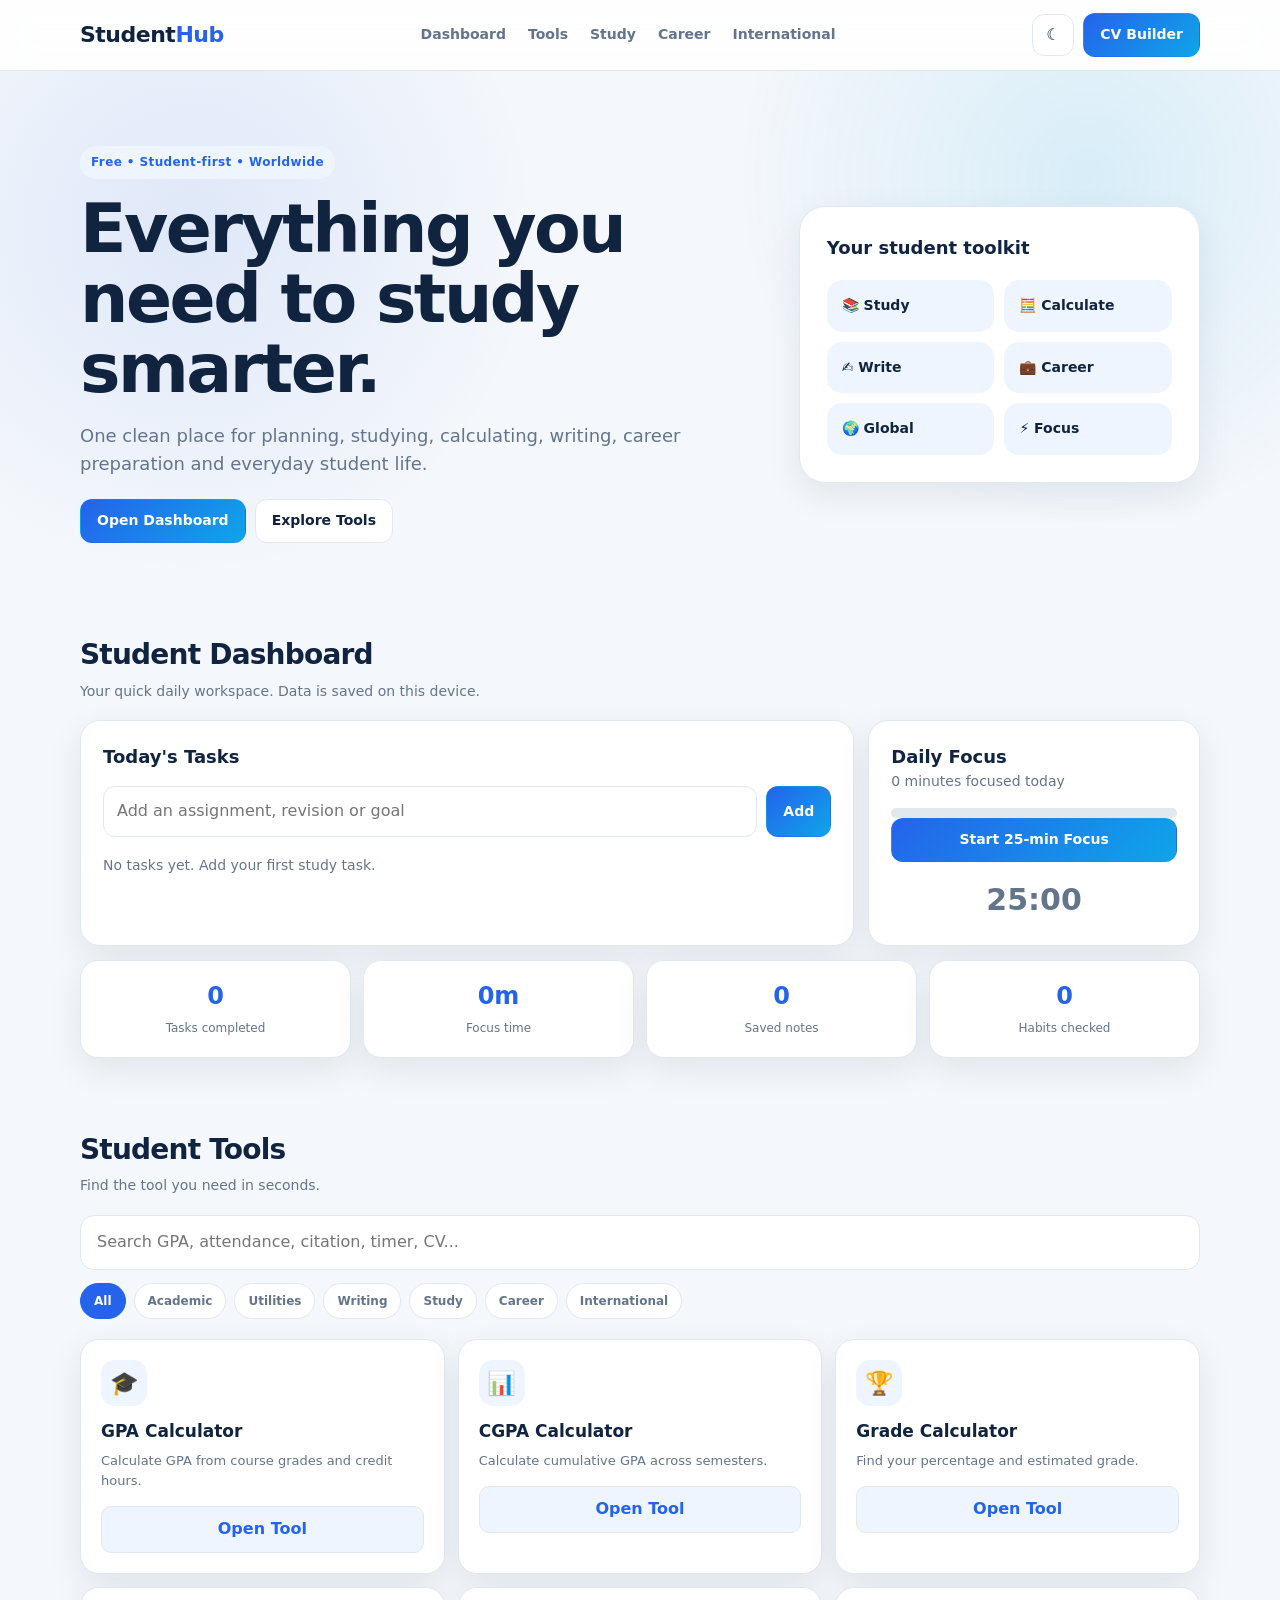
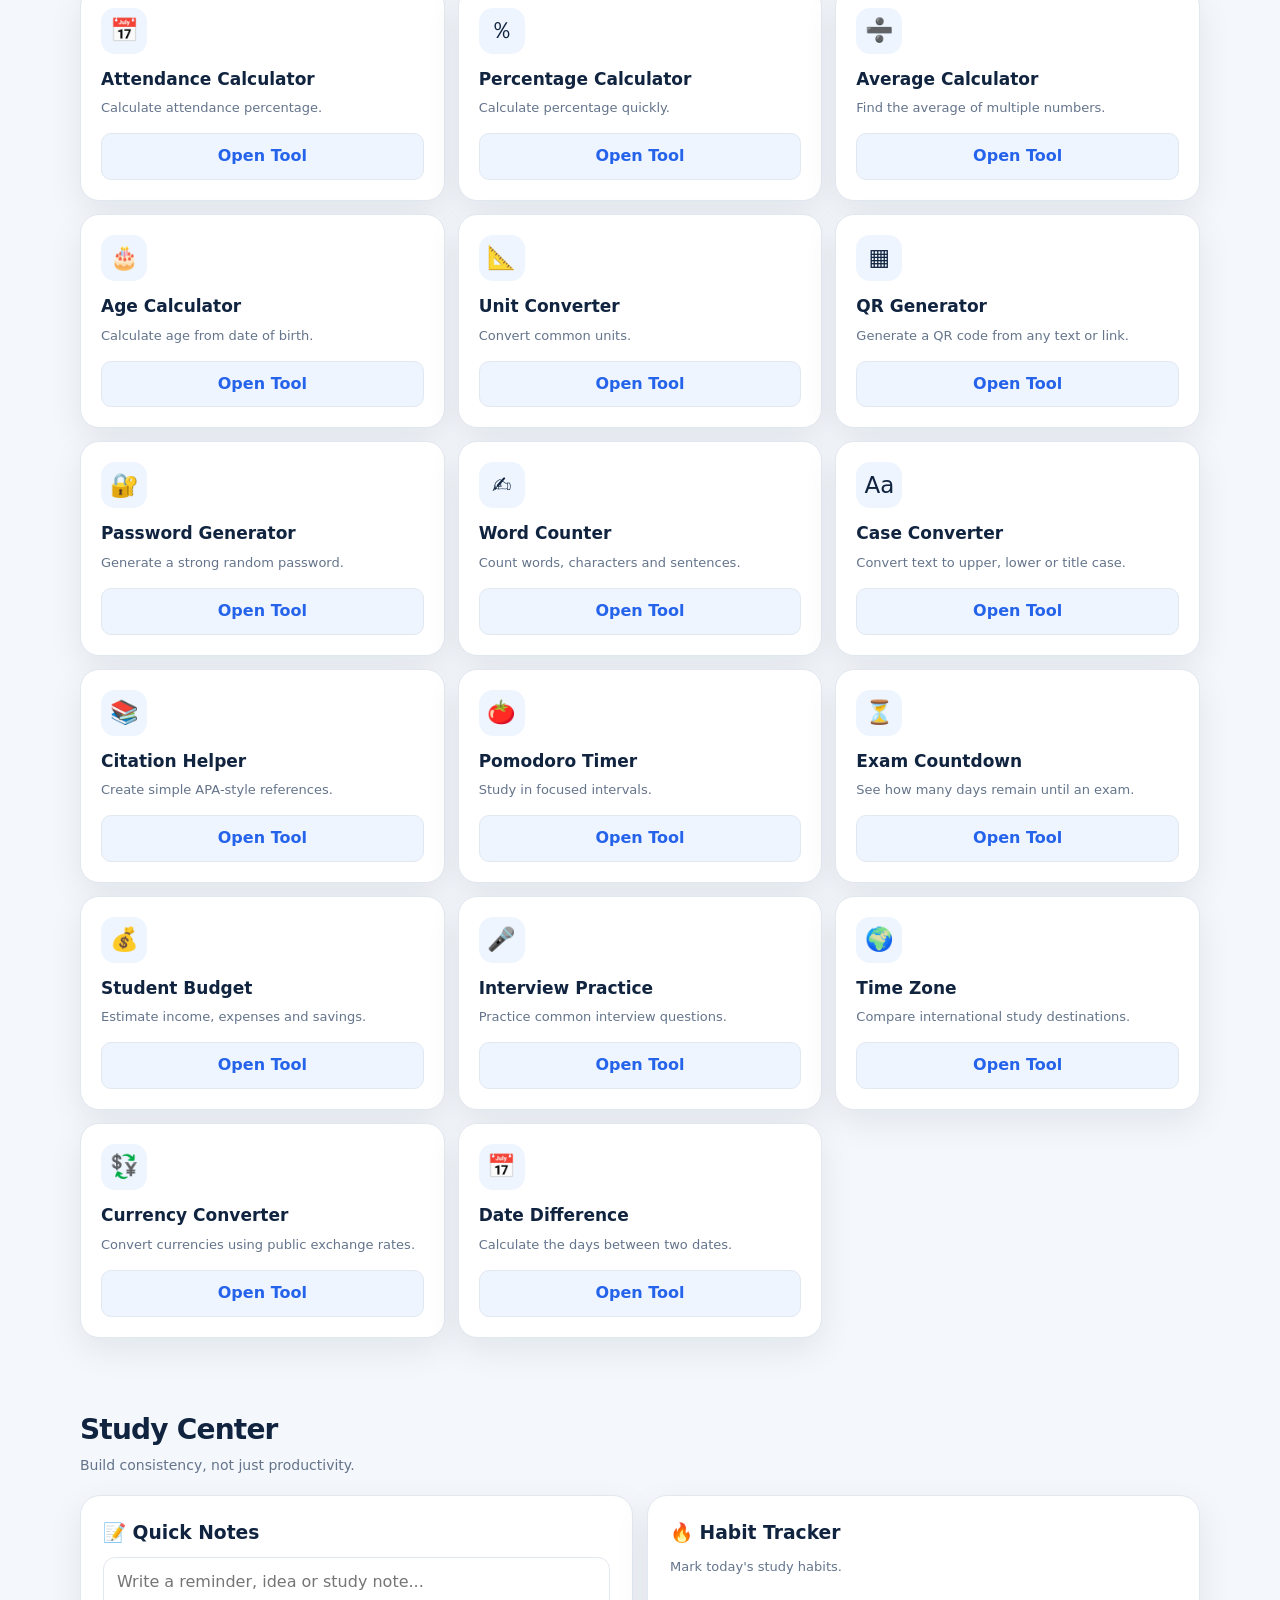
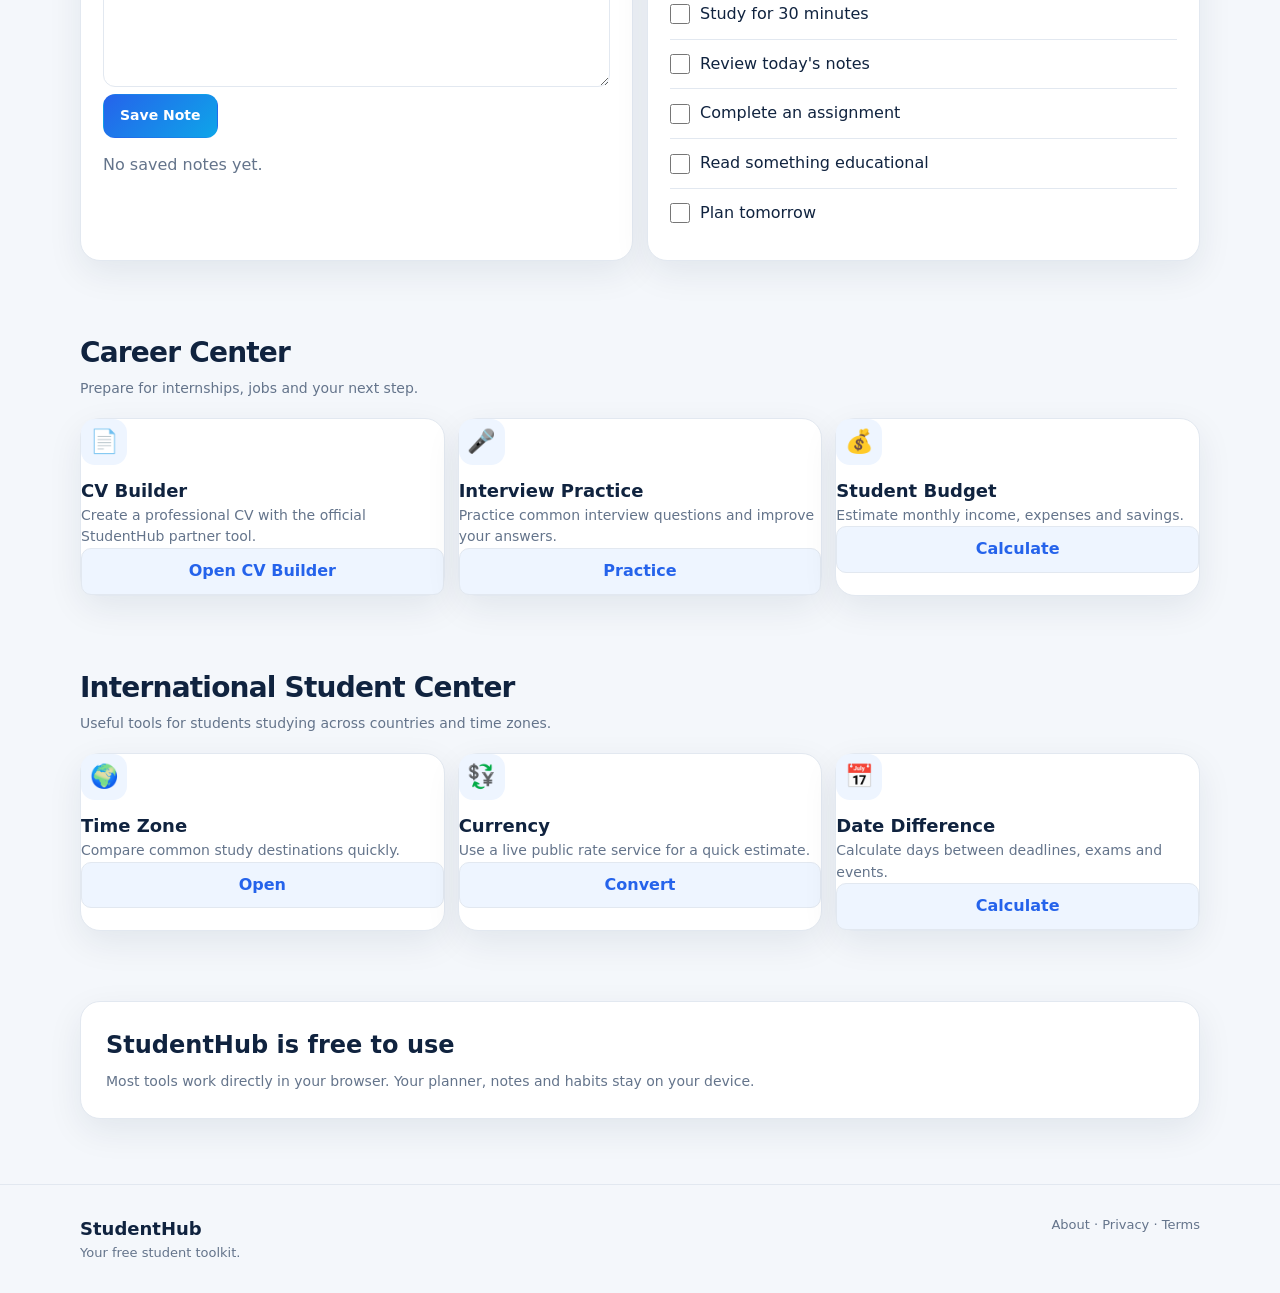
<file: index.html>
<!doctype html>
<html lang="en">
<head>
<meta charset="utf-8">
<meta name="viewport" content="width=device-width,initial-scale=1">

<title>StudentHub — Your Free Student Toolkit</title>

<meta name="description"
content="StudentHub is a free all-in-one toolkit for students: study planner, focus timer, GPA, attendance, writing, career, international and productivity tools.">

<meta name="robots" content="index,follow">

<link rel="canonical" href="https://studenthub-two-ruddy.vercel.app/">

<meta property="og:title" content="StudentHub — Your Free Student Toolkit">
<meta property="og:description"
content="Free tools for studying, planning, writing, career preparation and everyday student life.">
<meta property="og:type" content="website">
<meta property="og:url" content="https://studenthub-two-ruddy.vercel.app/">

<link rel="manifest" href="manifest.json">
<link rel="icon" href="favicon.svg" type="image/svg+xml">

<link rel="stylesheet" href="style.css">
</head>

<body>

<header>
<div class="container nav">

<a class="brand" href="#">
Student<span>Hub</span>
</a>

<nav>
<a href="#dashboard">Dashboard</a>
<a href="#tools">Tools</a>
<a href="#study">Study</a>
<a href="#career">Career</a>
<a href="#international">International</a>
</nav>

<div class="actions">

<button class="icon-btn" id="theme" aria-label="Toggle theme">
☾
</button>

<a class="btn primary"
href="https://cv-builder-xi-one.vercel.app/"
target="_blank"
rel="noopener">
CV Builder
</a>

</div>
</div>
</header>


<main>

<!-- HERO -->

<section class="hero">

<div class="container hero-grid">

<div>

<div class="eyebrow">
Free • Student-first • Worldwide
</div>

<h1>
Everything you need to study smarter.
</h1>

<p>
One clean place for planning, studying, calculating, writing,
career preparation and everyday student life.
</p>

<div class="hero-buttons">

<a class="btn primary" href="#dashboard">
Open Dashboard
</a>

<a class="btn" href="#tools">
Explore Tools
</a>

</div>

</div>


<div class="hero-card">

<strong>Your student toolkit</strong>

<div class="mini-grid">

<div class="mini">📚 Study</div>
<div class="mini">🧮 Calculate</div>
<div class="mini">✍️ Write</div>
<div class="mini">💼 Career</div>
<div class="mini">🌍 Global</div>
<div class="mini">⚡ Focus</div>

</div>

</div>

</div>

</section>


<!-- DASHBOARD -->

<section class="section" id="dashboard">

<div class="container">

<div class="section-head">

<div>

<h2>Student Dashboard</h2>

<p>
Your quick daily workspace. Data is saved on this device.
</p>

</div>

</div>


<div class="dashboard">


<div class="card dash-main">

<h3>Today's Tasks</h3>

<div class="task-row">

<input
id="taskInput"
class="field"
placeholder="Add an assignment, revision or goal"
>

<button class="btn primary" id="addTask">
Add
</button>

</div>

<div id="tasks"></div>

</div>


<div class="card dash-side">

<h3>Daily Focus</h3>

<p id="focusText">
0 minutes focused today
</p>

<div class="progress">
<i id="focusBar"></i>
</div>

<button
class="btn primary full"
id="focusStart">
Start 25-min Focus
</button>

<p id="focusTimer" class="focus-timer">
25:00
</p>

</div>

</div>


<div class="stats">

<div class="stat">
<b id="taskStat">0</b>
<span>Tasks completed</span>
</div>

<div class="stat">
<b id="studyStat">0m</b>
<span>Focus time</span>
</div>

<div class="stat">
<b id="noteStat">0</b>
<span>Saved notes</span>
</div>

<div class="stat">
<b id="habitStat">0</b>
<span>Habits checked</span>
</div>

</div>

</div>

</section>


<!-- TOOLS -->

<section class="section" id="tools">

<div class="container">

<div class="section-head">

<div>

<h2>Student Tools</h2>

<p>
Find the tool you need in seconds.
</p>

</div>

</div>


<input
class="search"
id="search"
placeholder="Search GPA, attendance, citation, timer, CV..."
>


<div class="filters" id="filters"></div>

<div class="grid" id="toolGrid"></div>

</div>

</section>


<!-- STUDY -->

<section class="section" id="study">

<div class="container">

<div class="section-head">

<div>

<h2>Study Center</h2>

<p>
Build consistency, not just productivity.
</p>

</div>

</div>


<div class="tool-area">


<div class="tool-panel">

<h3>📝 Quick Notes</h3>

<textarea
id="notes"
class="field"
placeholder="Write a reminder, idea or study note..."
></textarea>

<button
class="btn primary"
id="saveNote">
Save Note
</button>

<div id="noteList"></div>

</div>


<div class="tool-panel">

<h3>🔥 Habit Tracker</h3>

<p>
Mark today's study habits.
</p>

<div id="habits"></div>

</div>


</div>

</div>

</section>


<!-- CAREER -->

<section class="section" id="career">

<div class="container">

<div class="section-head">

<div>

<h2>Career Center</h2>

<p>
Prepare for internships, jobs and your next step.
</p>

</div>

</div>


<div class="grid">


<div class="card">

<div class="tool-icon">📄</div>

<h3>CV Builder</h3>

<p>
Create a professional CV with the official StudentHub partner tool.
</p>

<a
class="tool-btn"
href="https://cv-builder-xi-one.vercel.app/"
target="_blank"
rel="noopener">
Open CV Builder
</a>

</div>


<div class="card">

<div class="tool-icon">🎤</div>

<h3>Interview Practice</h3>

<p>
Practice common interview questions and improve your answers.
</p>

<button
class="tool-btn"
onclick="openTool('interview')">
Practice
</button>

</div>


<div class="card">

<div class="tool-icon">💰</div>

<h3>Student Budget</h3>

<p>
Estimate monthly income, expenses and savings.
</p>

<button
class="tool-btn"
onclick="openTool('budget')">
Calculate
</button>

</div>


</div>

</div>

</section>


<!-- INTERNATIONAL -->

<section class="section" id="international">

<div class="container">

<div class="section-head">

<div>

<h2>International Student Center</h2>

<p>
Useful tools for students studying across countries and time zones.
</p>

</div>

</div>


<div class="grid">


<div class="card">

<div class="tool-icon">🌍</div>

<h3>Time Zone</h3>

<p>
Compare common study destinations quickly.
</p>

<button
class="tool-btn"
onclick="openTool('timezone')">
Open
</button>

</div>


<div class="card">

<div class="tool-icon">💱</div>

<h3>Currency</h3>

<p>
Use a live public rate service for a quick estimate.
</p>

<button
class="tool-btn"
onclick="openTool('currency')">
Convert
</button>

</div>


<div class="card">

<div class="tool-icon">📅</div>

<h3>Date Difference</h3>

<p>
Calculate days between deadlines, exams and events.
</p>

<button
class="tool-btn"
onclick="openTool('date')">
Calculate
</button>

</div>


</div>

</div>

</section>


<section class="section">

<div class="container">

<div class="card final-card">

<h2>
StudentHub is free to use
</h2>

<p>
Most tools work directly in your browser. Your planner,
notes and habits stay on your device.
</p>

</div>

</div>

</section>

</main>


<footer>

<div class="container footer-grid">

<div>

<strong>StudentHub</strong>

<div>
Your free student toolkit.
</div>

</div>

<div>

<a href="about.html">About</a>
·
<a href="privacy.html">Privacy</a>
·
<a href="terms.html">Terms</a>

</div>

</div>

</footer>


<!-- TOOL MODAL -->

<div class="modal" id="modal">

<div class="sheet">

<div class="sheet-top">

<h2 id="modalTitle">
Tool
</h2>

<button
class="close"
onclick="closeTool()">
✕
</button>

</div>

<div id="modalBody"></div>

</div>

</div>


<script src="app.js"></script>

</body>
</html>
</file>
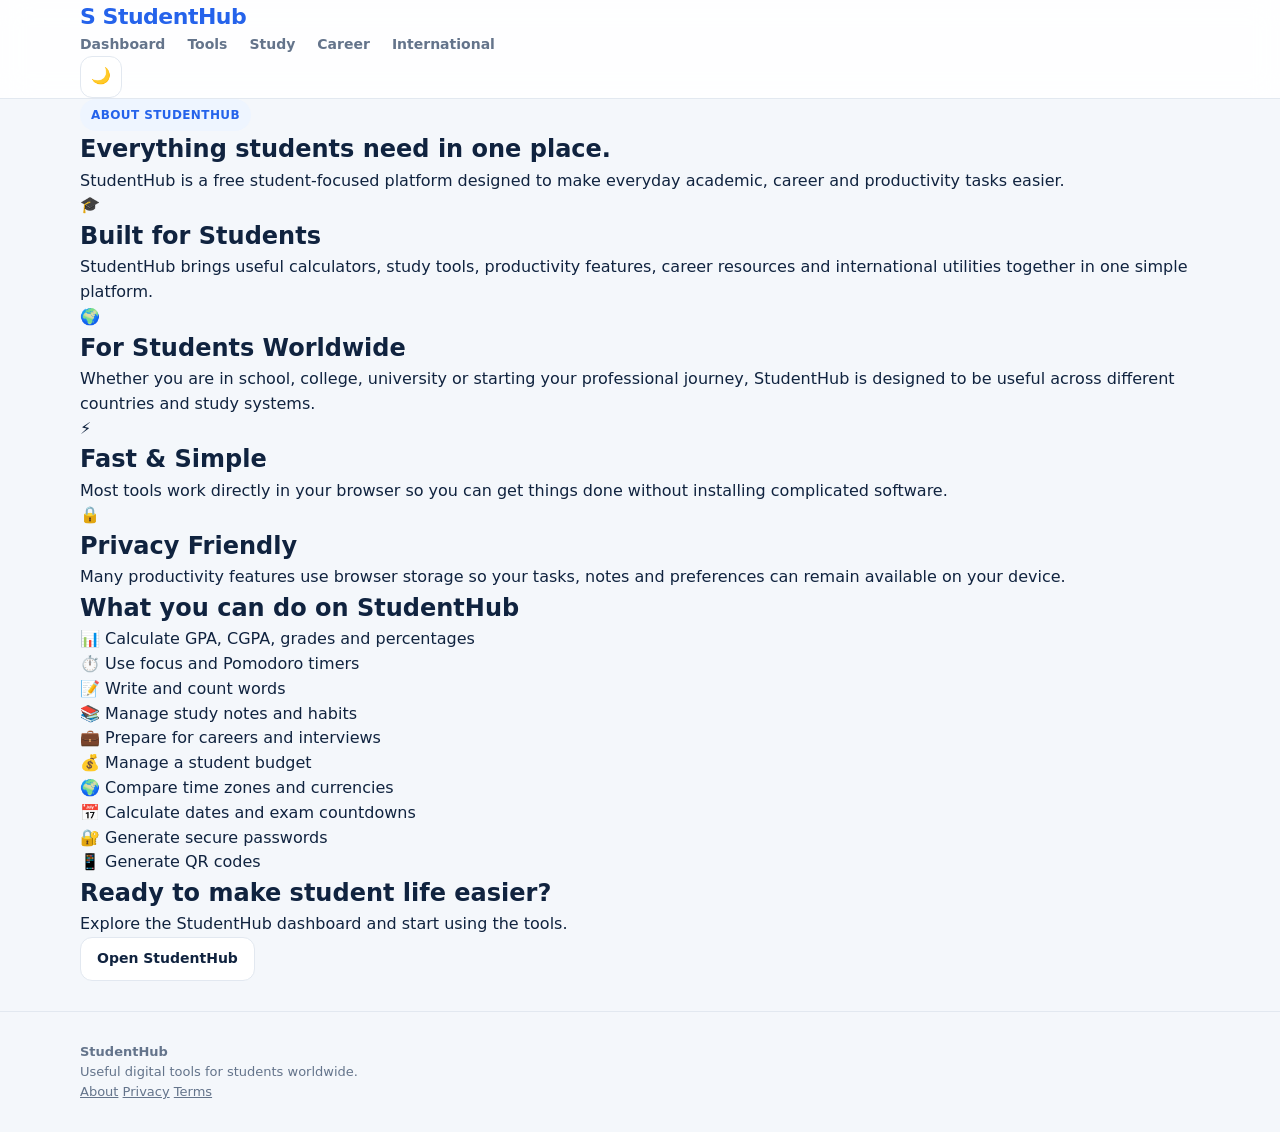
<file: about.html>
<!DOCTYPE html>
<html lang="en">
<head>
  <meta charset="UTF-8">
  <meta name="viewport" content="width=device-width, initial-scale=1.0">
  <meta name="description" content="Learn about StudentHub, a free online student toolkit designed for students worldwide.">
  <title>About StudentHub</title>
  <link rel="icon" href="favicon.svg">
  <link rel="stylesheet" href="style.css">
</head>

<body>

<header class="site-header">
  <div class="container nav-wrap">
    <a href="index.html" class="brand">
      <span class="brand-icon">S</span>
      <span>StudentHub</span>
    </a>

    <nav class="nav-links">
      <a href="index.html">Dashboard</a>
      <a href="index.html#tools">Tools</a>
      <a href="index.html#study">Study</a>
      <a href="index.html#career">Career</a>
      <a href="index.html#international">International</a>
    </nav>

    <button id="themeToggle" class="icon-btn" aria-label="Toggle theme">🌙</button>
  </div>
</header>

<main class="container page-content">

  <section class="page-hero">
    <span class="eyebrow">ABOUT STUDENTHUB</span>
    <h1>Everything students need in one place.</h1>
    <p>
      StudentHub is a free student-focused platform designed to make everyday
      academic, career and productivity tasks easier.
    </p>
  </section>

  <section class="info-grid">

    <article class="info-card">
      <div class="info-icon">🎓</div>
      <h2>Built for Students</h2>
      <p>
        StudentHub brings useful calculators, study tools, productivity
        features, career resources and international utilities together in
        one simple platform.
      </p>
    </article>

    <article class="info-card">
      <div class="info-icon">🌍</div>
      <h2>For Students Worldwide</h2>
      <p>
        Whether you are in school, college, university or starting your
        professional journey, StudentHub is designed to be useful across
        different countries and study systems.
      </p>
    </article>

    <article class="info-card">
      <div class="info-icon">⚡</div>
      <h2>Fast & Simple</h2>
      <p>
        Most tools work directly in your browser so you can get things done
        without installing complicated software.
      </p>
    </article>

    <article class="info-card">
      <div class="info-icon">🔒</div>
      <h2>Privacy Friendly</h2>
      <p>
        Many productivity features use browser storage so your tasks, notes
        and preferences can remain available on your device.
      </p>
    </article>

  </section>

  <section class="content-section">
    <h2>What you can do on StudentHub</h2>

    <div class="feature-list">
      <div>📊 Calculate GPA, CGPA, grades and percentages</div>
      <div>⏱️ Use focus and Pomodoro timers</div>
      <div>📝 Write and count words</div>
      <div>📚 Manage study notes and habits</div>
      <div>💼 Prepare for careers and interviews</div>
      <div>💰 Manage a student budget</div>
      <div>🌍 Compare time zones and currencies</div>
      <div>📅 Calculate dates and exam countdowns</div>
      <div>🔐 Generate secure passwords</div>
      <div>📱 Generate QR codes</div>
    </div>
  </section>

  <section class="cta-card">
    <h2>Ready to make student life easier?</h2>
    <p>Explore the StudentHub dashboard and start using the tools.</p>
    <a href="index.html" class="btn btn-primary">Open StudentHub</a>
  </section>

</main>

<footer class="site-footer">
  <div class="container footer-inner">
    <div>
      <strong>StudentHub</strong>
      <p>Useful digital tools for students worldwide.</p>
    </div>

    <div class="footer-links">
      <a href="about.html">About</a>
      <a href="privacy.html">Privacy</a>
      <a href="terms.html">Terms</a>
    </div>
  </div>
</footer>

<script>
const savedTheme = localStorage.getItem("studenthub_theme");

if (savedTheme === "dark") {
  document.body.classList.add("dark");
}

const themeButton = document.getElementById("themeToggle");

if (themeButton) {
  themeButton.textContent =
    document.body.classList.contains("dark") ? "☀️" : "🌙";

  themeButton.addEventListener("click", () => {
    document.body.classList.toggle("dark");

    const dark = document.body.classList.contains("dark");

    localStorage.setItem(
      "studenthub_theme",
      dark ? "dark" : "light"
    );

    themeButton.textContent = dark ? "☀️" : "🌙";
  });
}
</script>

</body>
  </html>
</file>
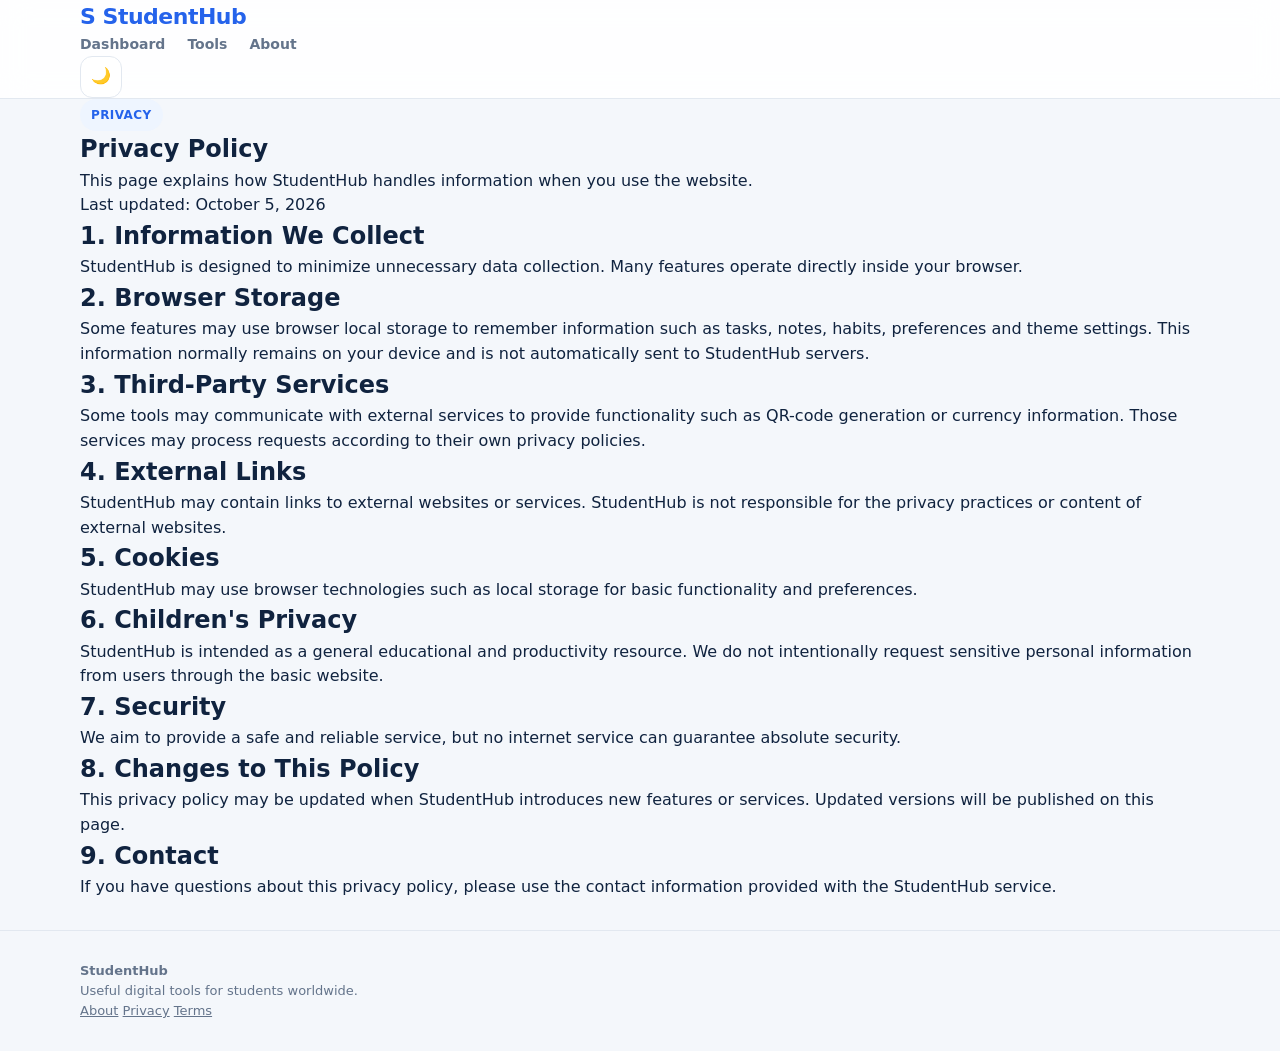
<file: privacy.html>
<!DOCTYPE html>
<html lang="en">
<head>
  <meta charset="UTF-8">
  <meta name="viewport" content="width=device-width, initial-scale=1.0">
  <meta name="description" content="StudentHub privacy policy.">
  <title>Privacy Policy - StudentHub</title>
  <link rel="icon" href="favicon.svg">
  <link rel="stylesheet" href="style.css">
</head>

<body>

<header class="site-header">
  <div class="container nav-wrap">
    <a href="index.html" class="brand">
      <span class="brand-icon">S</span>
      <span>StudentHub</span>
    </a>

    <nav class="nav-links">
      <a href="index.html">Dashboard</a>
      <a href="index.html#tools">Tools</a>
      <a href="about.html">About</a>
    </nav>

    <button id="themeToggle" class="icon-btn">🌙</button>
  </div>
</header>

<main class="container page-content">

  <section class="page-hero">
    <span class="eyebrow">PRIVACY</span>
    <h1>Privacy Policy</h1>
    <p>
      This page explains how StudentHub handles information when you use
      the website.
    </p>
  </section>

  <article class="legal-card">

    <p class="legal-updated">
      Last updated: October 5, 2026
    </p>

    <h2>1. Information We Collect</h2>
    <p>
      StudentHub is designed to minimize unnecessary data collection.
      Many features operate directly inside your browser.
    </p>

    <h2>2. Browser Storage</h2>
    <p>
      Some features may use browser local storage to remember information
      such as tasks, notes, habits, preferences and theme settings.
      This information normally remains on your device and is not
      automatically sent to StudentHub servers.
    </p>

    <h2>3. Third-Party Services</h2>
    <p>
      Some tools may communicate with external services to provide
      functionality such as QR-code generation or currency information.
      Those services may process requests according to their own privacy
      policies.
    </p>

    <h2>4. External Links</h2>
    <p>
      StudentHub may contain links to external websites or services.
      StudentHub is not responsible for the privacy practices or content
      of external websites.
    </p>

    <h2>5. Cookies</h2>
    <p>
      StudentHub may use browser technologies such as local storage for
      basic functionality and preferences.
    </p>

    <h2>6. Children's Privacy</h2>
    <p>
      StudentHub is intended as a general educational and productivity
      resource. We do not intentionally request sensitive personal
      information from users through the basic website.
    </p>

    <h2>7. Security</h2>
    <p>
      We aim to provide a safe and reliable service, but no internet
      service can guarantee absolute security.
    </p>

    <h2>8. Changes to This Policy</h2>
    <p>
      This privacy policy may be updated when StudentHub introduces new
      features or services. Updated versions will be published on this page.
    </p>

    <h2>9. Contact</h2>
    <p>
      If you have questions about this privacy policy, please use the
      contact information provided with the StudentHub service.
    </p>

  </article>

</main>

<footer class="site-footer">
  <div class="container footer-inner">
    <div>
      <strong>StudentHub</strong>
      <p>Useful digital tools for students worldwide.</p>
    </div>

    <div class="footer-links">
      <a href="about.html">About</a>
      <a href="privacy.html">Privacy</a>
      <a href="terms.html">Terms</a>
    </div>
  </div>
</footer>

<script>
const savedTheme = localStorage.getItem("studenthub_theme");

if (savedTheme === "dark") {
  document.body.classList.add("dark");
}

const button = document.getElementById("themeToggle");

button.textContent =
  document.body.classList.contains("dark") ? "☀️" : "🌙";

button.onclick = () => {
  document.body.classList.toggle("dark");

  const dark = document.body.classList.contains("dark");

  localStorage.setItem(
    "studenthub_theme",
    dark ? "dark" : "light"
  );

  button.textContent = dark ? "☀️" : "🌙";
};
</script>

</body>
</html>
</file>
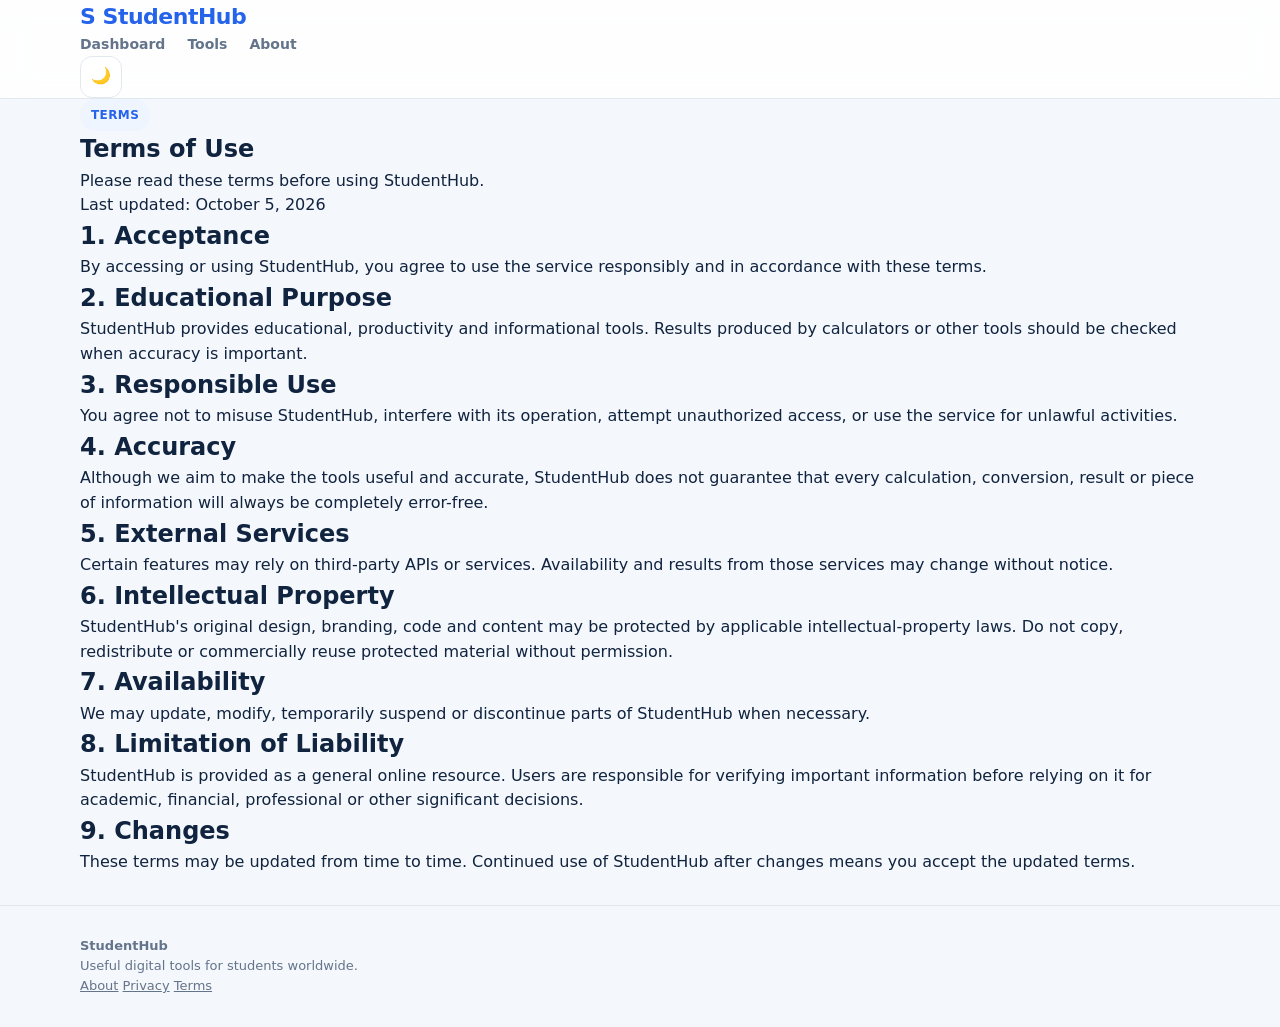
<file: terms.html>
<!DOCTYPE html>
<html lang="en">
<head>
  <meta charset="UTF-8">
  <meta name="viewport" content="width=device-width, initial-scale=1.0">
  <meta name="description" content="StudentHub terms of use.">
  <title>Terms of Use - StudentHub</title>
  <link rel="icon" href="favicon.svg">
  <link rel="stylesheet" href="style.css">
</head>

<body>

<header class="site-header">
  <div class="container nav-wrap">
    <a href="index.html" class="brand">
      <span class="brand-icon">S</span>
      <span>StudentHub</span>
    </a>

    <nav class="nav-links">
      <a href="index.html">Dashboard</a>
      <a href="index.html#tools">Tools</a>
      <a href="about.html">About</a>
    </nav>

    <button id="themeToggle" class="icon-btn">🌙</button>
  </div>
</header>

<main class="container page-content">

  <section class="page-hero">
    <span class="eyebrow">TERMS</span>
    <h1>Terms of Use</h1>
    <p>
      Please read these terms before using StudentHub.
    </p>
  </section>

  <article class="legal-card">

    <p class="legal-updated">
      Last updated: October 5, 2026
    </p>

    <h2>1. Acceptance</h2>
    <p>
      By accessing or using StudentHub, you agree to use the service
      responsibly and in accordance with these terms.
    </p>

    <h2>2. Educational Purpose</h2>
    <p>
      StudentHub provides educational, productivity and informational
      tools. Results produced by calculators or other tools should be
      checked when accuracy is important.
    </p>

    <h2>3. Responsible Use</h2>
    <p>
      You agree not to misuse StudentHub, interfere with its operation,
      attempt unauthorized access, or use the service for unlawful
      activities.
    </p>

    <h2>4. Accuracy</h2>
    <p>
      Although we aim to make the tools useful and accurate, StudentHub
      does not guarantee that every calculation, conversion, result or
      piece of information will always be completely error-free.
    </p>

    <h2>5. External Services</h2>
    <p>
      Certain features may rely on third-party APIs or services.
      Availability and results from those services may change without
      notice.
    </p>

    <h2>6. Intellectual Property</h2>
    <p>
      StudentHub's original design, branding, code and content may be
      protected by applicable intellectual-property laws. Do not copy,
      redistribute or commercially reuse protected material without
      permission.
    </p>

    <h2>7. Availability</h2>
    <p>
      We may update, modify, temporarily suspend or discontinue parts of
      StudentHub when necessary.
    </p>

    <h2>8. Limitation of Liability</h2>
    <p>
      StudentHub is provided as a general online resource. Users are
      responsible for verifying important information before relying on
      it for academic, financial, professional or other significant
      decisions.
    </p>

    <h2>9. Changes</h2>
    <p>
      These terms may be updated from time to time. Continued use of
      StudentHub after changes means you accept the updated terms.
    </p>

  </article>

</main>

<footer class="site-footer">
  <div class="container footer-inner">
    <div>
      <strong>StudentHub</strong>
      <p>Useful digital tools for students worldwide.</p>
    </div>

    <div class="footer-links">
      <a href="about.html">About</a>
      <a href="privacy.html">Privacy</a>
      <a href="terms.html">Terms</a>
    </div>
  </div>
</footer>

<script>
const savedTheme = localStorage.getItem("studenthub_theme");

if (savedTheme === "dark") {
  document.body.classList.add("dark");
}

const button = document.getElementById("themeToggle");

button.textContent =
  document.body.classList.contains("dark") ? "☀️" : "🌙";

button.onclick = () => {
  document.body.classList.toggle("dark");

  const dark = document.body.classList.contains("dark");

  localStorage.setItem(
    "studenthub_theme",
    dark ? "dark" : "light"
  );

  button.textContent = dark ? "☀️" : "🌙";
};
</script>

</body>
</html>
</file>
<file: style.css>
:root{
  --bg:#f4f7fb;
  --surface:#ffffff;
  --text:#10233f;
  --muted:#64748b;
  --primary:#2563eb;
  --primary2:#0ea5e9;
  --border:#e2e8f0;
  --soft:#eef5ff;
  --danger:#ef4444;
  --success:#16a34a;
  --warning:#f59e0b;
  --shadow:0 12px 35px rgba(15,35,65,.08);
}

body.dark{
  --bg:#08111f;
  --surface:#101c2e;
  --text:#f1f5f9;
  --muted:#9aa9bc;
  --border:#223149;
  --soft:#122541;
  --shadow:0 15px 40px rgba(0,0,0,.25);
}

*{
  box-sizing:border-box;
  margin:0;
  padding:0;
}

html{
  scroll-behavior:smooth;
}

body{
  font-family:
  Inter,
  ui-sans-serif,
  system-ui,
  -apple-system,
  BlinkMacSystemFont,
  "Segoe UI",
  Arial,
  sans-serif;

  background:var(--bg);
  color:var(--text);
  line-height:1.55;
  min-height:100vh;
  transition:.25s ease;
}

button,
input,
textarea,
select{
  font:inherit;
}

button{
  cursor:pointer;
}

a{
  color:inherit;
}

.container{
  width:min(1120px,calc(100% - 32px));
  margin:auto;
}


/* HEADER */

header{
  position:sticky;
  top:0;
  z-index:100;

  background:rgba(255,255,255,.88);
  border-bottom:1px solid var(--border);

  backdrop-filter:blur(15px);
}

body.dark header{
  background:rgba(8,17,31,.88);
}

.nav{
  min-height:70px;

  display:flex;
  align-items:center;
  justify-content:space-between;

  gap:20px;
}

.brand{
  text-decoration:none;
  font-size:22px;
  font-weight:900;
  letter-spacing:-.5px;
}

.brand span{
  color:var(--primary);
}

nav{
  display:flex;
  align-items:center;
  gap:22px;
}

nav a{
  text-decoration:none;
  color:var(--muted);
  font-size:14px;
  font-weight:700;
}

nav a:hover{
  color:var(--primary);
}

.actions{
  display:flex;
  align-items:center;
  gap:9px;
}

.icon-btn{
  width:42px;
  height:42px;

  border:1px solid var(--border);
  border-radius:12px;

  background:var(--surface);
  color:var(--text);
}


/* BUTTONS */

.btn{
  display:inline-flex;
  align-items:center;
  justify-content:center;

  min-height:42px;

  padding:10px 16px;

  border:1px solid var(--border);
  border-radius:12px;

  background:var(--surface);
  color:var(--text);

  text-decoration:none;

  font-weight:800;
  font-size:14px;

  transition:.2s ease;
}

.btn:hover{
  transform:translateY(-1px);
  box-shadow:0 8px 20px rgba(37,99,235,.12);
}

.btn.primary{
  border-color:transparent;
  color:#fff;
  background:linear-gradient(135deg,var(--primary),var(--primary2));
}

.full{
  width:100%;
}


/* HERO */

.hero{
  padding:75px 0 55px;

  background:
  radial-gradient(circle at 85% 20%,
  rgba(14,165,233,.12),
  transparent 30%),
  radial-gradient(circle at 15% 30%,
  rgba(37,99,235,.10),
  transparent 30%);
}

.hero-grid{
  display:grid;
  grid-template-columns:1.25fr .75fr;
  align-items:center;
  gap:50px;
}

.eyebrow{
  display:inline-block;

  padding:7px 11px;

  border-radius:999px;

  background:var(--soft);
  color:var(--primary);

  font-size:12px;
  font-weight:900;
  letter-spacing:.4px;
}

.hero h1{
  margin-top:15px;

  max-width:750px;

  font-size:clamp(38px,6vw,68px);

  line-height:1.03;
  letter-spacing:-2.5px;
}

.hero p{
  max-width:650px;

  margin-top:18px;

  color:var(--muted);

  font-size:18px;
}

.hero-buttons{
  display:flex;
  gap:9px;
  flex-wrap:wrap;
  margin-top:22px;
}

.hero-card{
  padding:27px;

  border:1px solid var(--border);
  border-radius:26px;

  background:var(--surface);

  box-shadow:var(--shadow);
}

.hero-card strong{
  font-size:18px;
}

.mini-grid{
  display:grid;
  grid-template-columns:1fr 1fr;
  gap:10px;

  margin-top:18px;
}

.mini{
  padding:15px;

  border-radius:15px;

  background:var(--soft);

  font-size:14px;
  font-weight:800;
}


/* SECTIONS */

.section{
  padding:35px 0;
}

.section-head{
  display:flex;
  justify-content:space-between;
  align-items:center;

  margin-bottom:18px;
}

.section-head h2{
  font-size:28px;
  letter-spacing:-.8px;
}

.section-head p{
  margin-top:4px;
  color:var(--muted);
  font-size:14px;
}


/* CARDS */

.card{
  background:var(--surface);

  border:1px solid var(--border);

  border-radius:20px;

  box-shadow:var(--shadow);
}

.card h3{
  font-size:18px;
}

.card p{
  color:var(--muted);
  font-size:14px;
}


/* DASHBOARD */

.dashboard{
  display:grid;
  grid-template-columns:1.4fr .6fr;
  gap:14px;
}

.dash-main,
.dash-side{
  padding:22px;
}

.task-row{
  display:flex;
  gap:9px;
  margin-top:15px;
}

.field{
  width:100%;

  border:1px solid var(--border);
  border-radius:12px;

  background:var(--surface);
  color:var(--text);

  padding:12px 13px;

  outline:none;
}

.field:focus,
.search:focus{
  border-color:var(--primary);

  box-shadow:
  0 0 0 3px rgba(37,99,235,.1);
}

textarea.field{
  min-height:130px;
  resize:vertical;
}

.task{
  display:flex;
  align-items:center;
  gap:10px;

  padding:12px 0;

  border-bottom:1px solid var(--border);
}

.task:last-child{
  border-bottom:0;
}

.task-check{
  width:20px;
  height:20px;
  accent-color:var(--primary);
}

.task.done span{
  text-decoration:line-through;
  color:var(--muted);
}

.task-delete{
  margin-left:auto;

  width:30px;
  height:30px;

  border:0;
  border-radius:8px;

  background:transparent;
  color:var(--danger);
}

.progress{
  height:10px;

  margin-top:15px;

  overflow:hidden;

  border-radius:999px;

  background:var(--border);
}

.progress i{
  display:block;

  width:0;
  height:100%;

  border-radius:inherit;

  background:linear-gradient(
    90deg,
    var(--primary),
    var(--primary2)
  );

  transition:.3s;
}

.focus-timer{
  font-size:30px !important;
  font-weight:900;
  text-align:center;
  margin:15px 0 0;
}

.stats{
  display:grid;
  grid-template-columns:repeat(4,1fr);
  gap:12px;
  margin-top:14px;
}

.stat{
  padding:17px;

  text-align:center;

  background:var(--surface);

  border:1px solid var(--border);

  border-radius:18px;

  box-shadow:var(--shadow);
}

.stat b{
  display:block;

  color:var(--primary);

  font-size:24px;
}

.stat span{
  color:var(--muted);
  font-size:12px;
}


/* SEARCH */

.search{
  width:100%;

  padding:14px 16px;

  border:1px solid var(--border);
  border-radius:14px;

  outline:none;

  background:var(--surface);
  color:var(--text);

  margin-bottom:13px;
}

.filters{
  display:flex;
  gap:8px;

  overflow-x:auto;

  padding-bottom:5px;

  margin-bottom:15px;
}

.filter{
  white-space:nowrap;

  padding:8px 13px;

  border:1px solid var(--border);
  border-radius:999px;

  background:var(--surface);
  color:var(--muted);

  font-size:12px;
  font-weight:800;
}

.filter.active{
  background:var(--primary);
  border-color:var(--primary);
  color:#fff;
}


/* TOOL GRID */

.grid{
  display:grid;

  grid-template-columns:
  repeat(3,minmax(0,1fr));

  gap:13px;
}

.tool-card{
  padding:20px;

  background:var(--surface);

  border:1px solid var(--border);

  border-radius:19px;

  box-shadow:var(--shadow);

  transition:.2s ease;
}

.tool-card:hover{
  transform:translateY(-3px);
}

.tool-icon{
  width:46px;
  height:46px;

  display:grid;
  place-items:center;

  border-radius:14px;

  background:var(--soft);

  font-size:23px;

  margin-bottom:12px;
}

.tool-card h3{
  font-size:17px;
}

.tool-card p{
  color:var(--muted);
  font-size:13px;
  margin:6px 0 15px;
}

.tool-btn{
  width:100%;

  border:1px solid var(--border);
  border-radius:10px;

  padding:10px;

  background:var(--soft);
  color:var(--primary);

  font-weight:800;

  cursor:pointer;
}

.tool-btn:hover{
  background:var(--primary);
  color:#fff;
}


/* STUDY */

.tool-area{
  display:grid;

  grid-template-columns:1fr 1fr;

  gap:14px;
}

.tool-panel{
  padding:22px;

  background:var(--surface);

  border:1px solid var(--border);

  border-radius:20px;

  box-shadow:var(--shadow);
}

.tool-panel h3{
  margin-bottom:10px;
}

.tool-panel > p{
  color:var(--muted);
  font-size:13px;
  margin-bottom:13px;
}

.note-item{
  margin-top:10px;

  padding:12px;

  border-radius:12px;

  background:var(--soft);

  border:1px solid var(--border);

  font-size:13px;
}

.note-item small{
  display:block;

  color:var(--muted);

  margin-top:5px;
}

.habit{
  display:flex;

  align-items:center;

  gap:10px;

  padding:12px 0;

  border-bottom:1px solid var(--border);
}

.habit:last-child{
  border-bottom:0;
}

.habit input{
  width:20px;
  height:20px;
  accent-color:var(--primary);
}


/* CAREER */

.tool-btn[href]{
  display:block;

  text-align:center;

  text-decoration:none;
}


/* FINAL CARD */

.final-card{
  padding:25px;
}

.final-card p{
  margin-top:7px;
}


/* FOOTER */

footer{
  margin-top:30px;

  padding:30px 0;

  border-top:1px solid var(--border);

  color:var(--muted);

  font-size:13px;
}

.footer-grid{
  display:flex;

  justify-content:space-between;

  gap:20px;
}

.footer-grid strong{
  color:var(--text);
  font-size:18px;
}

.footer-grid a{
  text-decoration:none;
}

.footer-grid a:hover{
  color:var(--primary);
}


/* MODAL */

.modal{
  position:fixed;

  inset:0;

  z-index:1000;

  display:none;

  align-items:flex-end;
  justify-content:center;

  background:rgba(2,8,23,.65);

  backdrop-filter:blur(5px);
}

.modal.show{
  display:flex;
}

.sheet{
  width:min(650px,100%);

  max-height:90vh;

  overflow:auto;

  padding:23px;

  border-radius:24px 24px 0 0;

  background:var(--surface);

  color:var(--text);

  box-shadow:0 -15px 50px rgba(0,0,0,.2);

  animation:sheetUp .25s ease;
}

@keyframes sheetUp{
  from{
    transform:translateY(100%);
  }

  to{
    transform:translateY(0);
  }
}

.sheet-top{
  display:flex;

  align-items:center;
  justify-content:space-between;

  gap:15px;

  margin-bottom:20px;
}

.sheet-top h2{
  font-size:22px;
}

.close{
  width:38px;
  height:38px;

  border:0;

  border-radius:10px;

  background:var(--soft);

  color:var(--text);
}


/* MODAL FORMS */

.tool-form{
  display:grid;
  gap:12px;
}

.tool-form label{
  display:block;

  margin-bottom:5px;

  font-size:13px;

  font-weight:800;
}

.tool-form input,
.tool-form select,
.tool-form textarea{
  width:100%;

  padding:11px 12px;

  border:1px solid var(--border);

  border-radius:11px;

  background:var(--surface);

  color:var(--text);

  outline:none;
}

.result{
  margin-top:14px;

  padding:15px;

  border-radius:13px;

  background:var(--soft);

  border:1px solid var(--border);

  color:var(--text);
}

.result strong{
  color:var(--primary);
}


/* MOBILE */

@media(max-width:900px){

  nav{
    display:none;
  }

  .hero-grid{
    grid-template-columns:1fr;
  }

  .dashboard{
    grid-template-columns:1fr;
  }

  .grid{
    grid-template-columns:1fr 1fr;
  }

}

@media(max-width:600px){

  .container{
    width:min(100% - 22px,1120px);
  }

  .nav{
    min-height:62px;
  }

  .brand{
    font-size:20px;
  }

  .actions .btn{
    display:none;
  }

  .hero{
    padding:48px 0 35px;
  }

  .hero h1{
    font-size:40px;
    letter-spacing:-1.8px;
  }

  .hero p{
    font-size:15px;
  }

  .hero-card{
    padding:20px;
  }

  .section{
    padding:25px 0;
  }

  .section-head h2{
    font-size:24px;
  }

  .grid{
    grid-template-columns:1fr;
  }

  .tool-area{
    grid-template-columns:1fr;
  }

  .stats{
    grid-template-columns:1fr 1fr;
  }

  .task-row{
    flex-direction:column;
  }

  .footer-grid{
    flex-direction:column;
  }

  .sheet{
    max-height:92vh;
  }

}

@media(max-width:380px){

  .hero h1{
    font-size:34px;
  }

  .stats{
    grid-template-columns:1fr 1fr;
  }

    }
</file>
